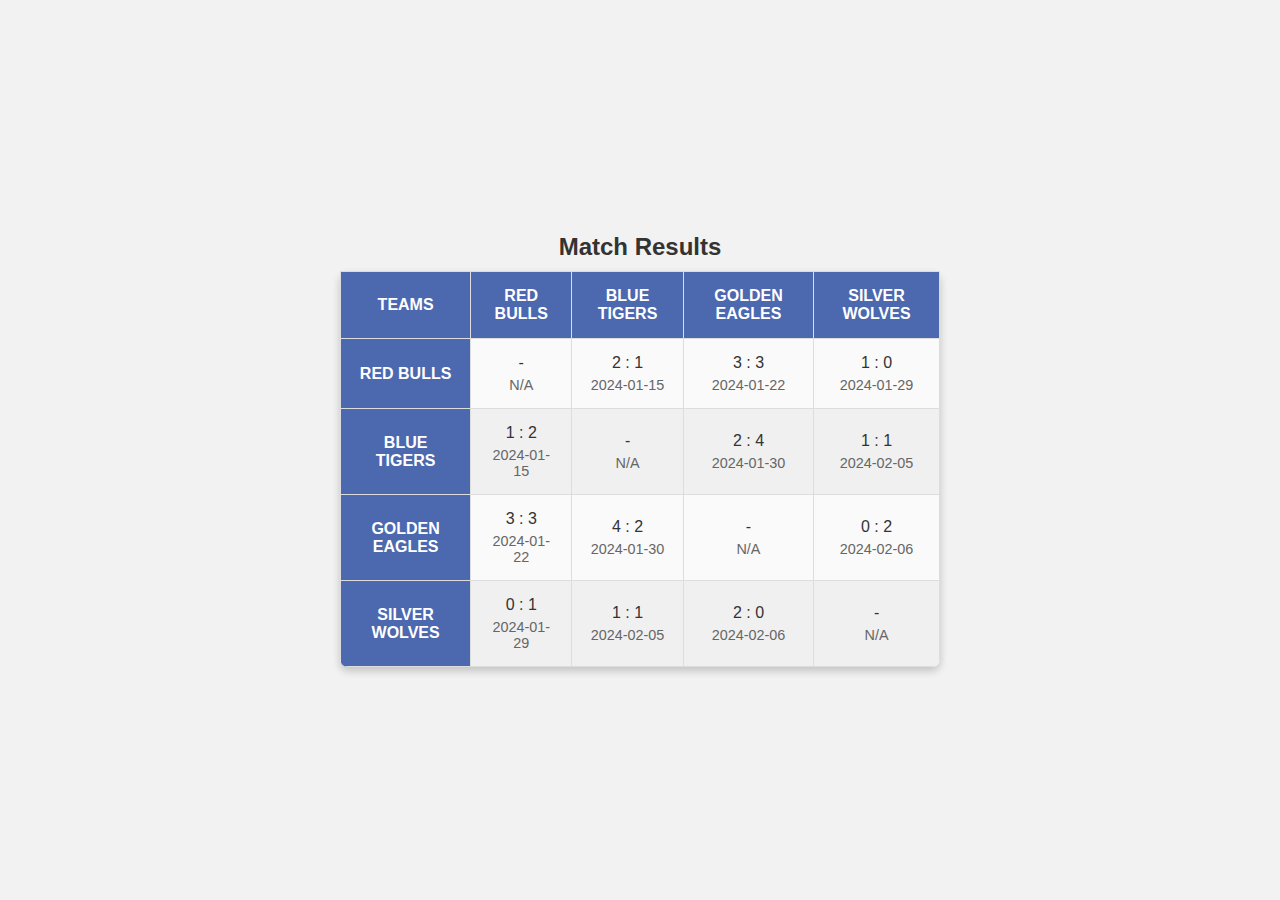
<file: tabulka.html>
<!DOCTYPE html>
<html lang="en">
<head>
    <meta charset="UTF-8">
    <meta name="viewport" content="width=device-width, initial-scale=1.0">
    <title>Match Results Grid</title>
    <link rel="stylesheet" href="tabulka.css">
</head>
<body>

    <table>
        <caption>Match Results</caption>
        <thead>
            <tr>
                <th>Teams</th>
                <th>Red Bulls</th>
                <th>Blue Tigers</th>
                <th>Golden Eagles</th>
                <th>Silver Wolves</th>
            </tr>
        </thead>
        <tbody>
            <tr>
                <th>Red Bulls</th>
                <td>
                    <div> - </div>
                    <div class="date">N/A</div>
                </td>
                <td>
                    <div>2 : 1</div>
                    <div class="date">2024-01-15</div>
                </td>
                <td>
                    <div>3 : 3</div>
                    <div class="date">2024-01-22</div>
                </td>
                <td>
                    <div>1 : 0</div>
                    <div class="date">2024-01-29</div>
                </td>
            </tr>
            <tr>
                <th>Blue Tigers</th>
                <td>
                    <div>1 : 2</div>
                    <div class="date">2024-01-15</div>
                </td>
                <td>
                    <div> - </div>
                    <div class="date">N/A</div>
                </td>
                <td>
                    <div>2 : 4</div>
                    <div class="date">2024-01-30</div>
                </td>
                <td>
                    <div>1 : 1</div>
                    <div class="date">2024-02-05</div>
                </td>
            </tr>
            <tr>
                <th>Golden Eagles</th>
                <td>
                    <div>3 : 3</div>
                    <div class="date">2024-01-22</div>
                </td>
                <td>
                    <div>4 : 2</div>
                    <div class="date">2024-01-30</div>
                </td>
                <td>
                    <div> - </div>
                    <div class="date">N/A</div>
                </td>
                <td>
                    <div>0 : 2</div>
                    <div class="date">2024-02-06</div>
                </td>
            </tr>
            <tr>
                <th>Silver Wolves</th>
                <td>
                    <div>0 : 1</div>
                    <div class="date">2024-01-29</div>
                </td>
                <td>
                    <div>1 : 1</div>
                    <div class="date">2024-02-05</div>
                </td>
                <td>
                    <div>2 : 0</div>
                    <div class="date">2024-02-06</div>
                </td>
                <td>
                    <div> - </div>
                    <div class="date">N/A</div>
                </td>
            </tr>
        </tbody>
    </table>

</body>
</html>
</file>
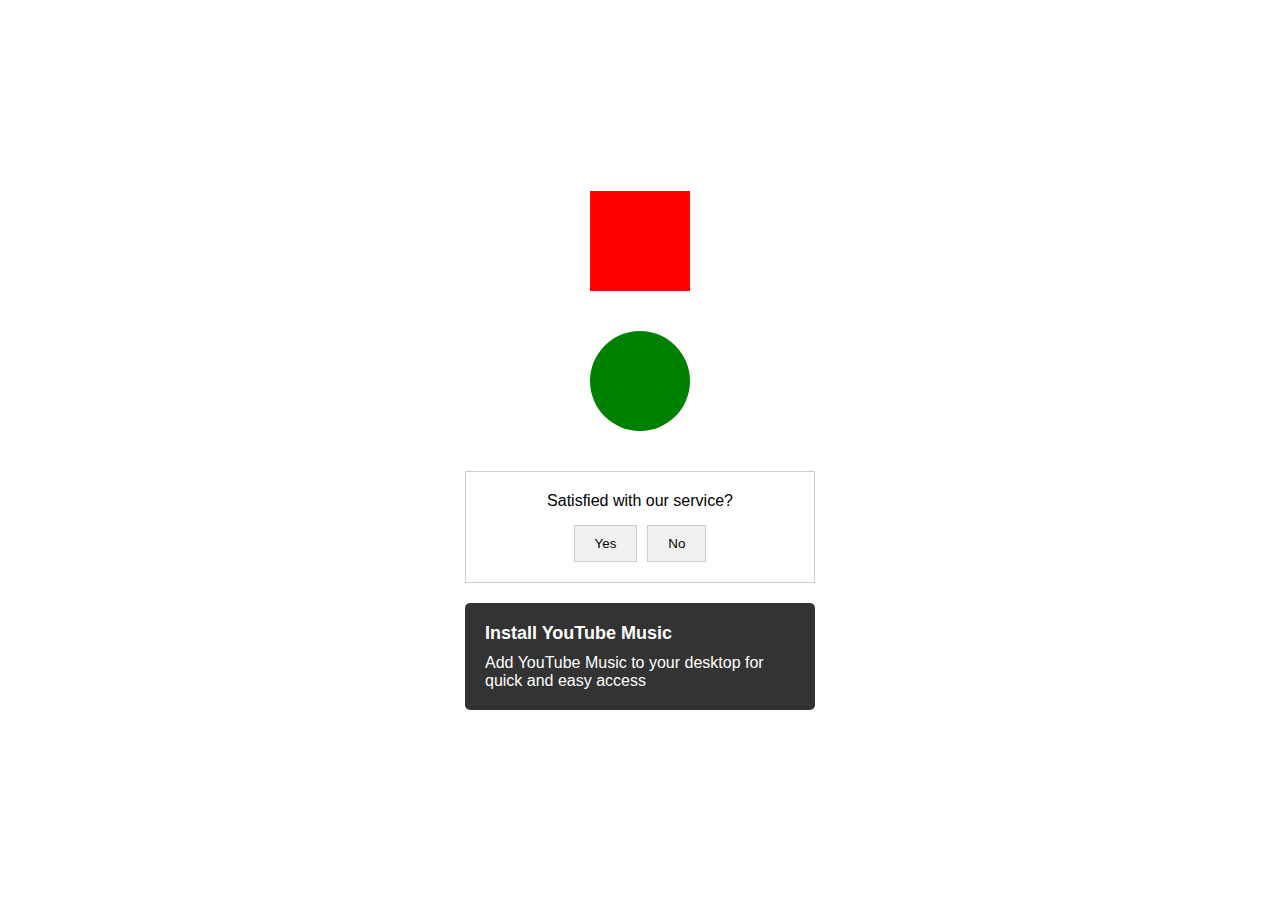
<file: docs/cv.html>
<!DOCTYPE html>
<html lang="sk">
<head>
    <meta charset="UTF-8">
    <meta name="viewport" content="width=device-width, initial-scale=1.0">
    <title>Úloha - Vytvorenie DIV</title>
    <link rel="stylesheet" href="cv.css">
</head>
<body>
    
    <div class="red-square"></div>

   
    <div class="green-circle"></div>

   
    <div class="task-9c">
        <p>Satisfied with our service?</p>
        <div class="buttons">
            <button>Yes</button>
            <button>No</button>
        </div>
    </div>

    
    <div class="task-9d">
        <p class="title">Install YouTube Music</p>
        <p>Add YouTube Music to your desktop for quick and easy access</p>
    </div>
</body>
</html>
</file>
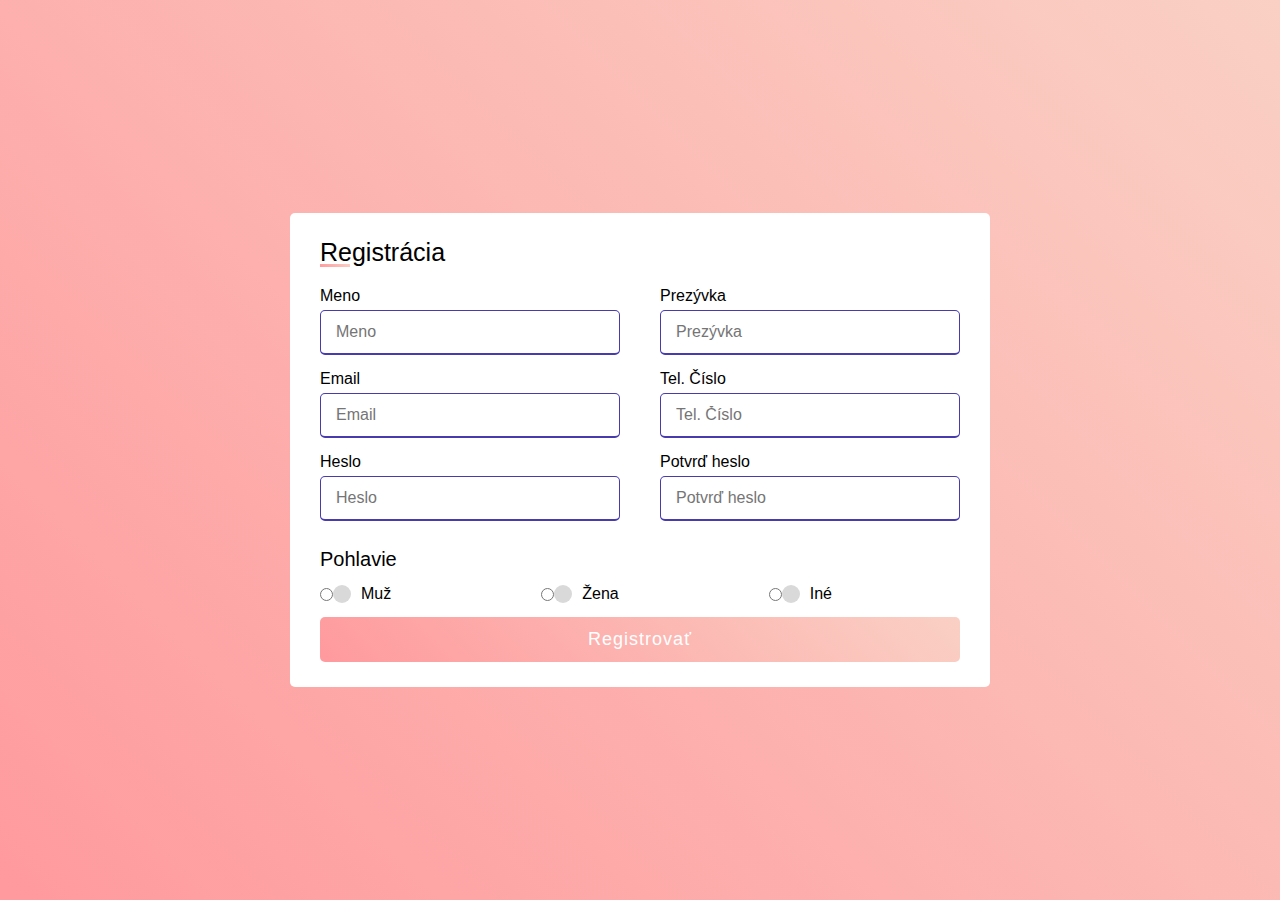
<file: docs/cv2.html>
<!DOCTYPE html>
<html lang="sk">
<head>
    <meta charset="UTF-8">
    <meta name="viewport" content="width=device-width, initial-scale=1.0">
    <title>Registration Form</title>
    <link rel="stylesheet" href="cv2.css">
</head>
<body>
    <div class="container">
        <div class="title">
            <h2>Registrácia</h2>
        </div>
        <div class="content">
          
            <form class="form-registration">
                
                <div class="user-details">
                    <div class="input-box">
                        <span class="details">Meno</span>
                        <input type="text" placeholder="Meno" id="name">
                    </div>
                    <div class="input-box">
                        <span class="details">Prezývka</span>
                        <input type="text" placeholder="Prezývka" id="nickname">
                    </div>
                    <div class="input-box">
                        <span class="details">Email</span>
                        <input type="email" placeholder="Email" id="email">
                    </div>
                    <div class="input-box">
                        <span class="details">Tel. Číslo</span>
                        <input type="text" placeholder="Tel. Číslo" id="phone">
                    </div>
                    <div class="input-box">
                        <span class="details">Heslo</span>
                        <input type="password" placeholder="Heslo" id="password">
                    </div>
                    <div class="input-box">
                        <span class="details">Potvrď heslo</span>
                        <input type="password" placeholder="Potvrď heslo" id="confirmPassword">
                    </div>
                </div>

                
                <div class="gender-details">
                    <span class="gender-title">Pohlavie</span>
                    <div class="category">
                        <label for="dot-1">
                            <input type="radio" name="gender" id="dot-1">
                            <span class="dot one"></span>
                            <span class="gender">Muž</span>
                        </label>
                        <label for="dot-2">
                            <input type="radio" name="gender" id="dot-2">
                            <span class="dot two"></span>
                            <span class="gender">Žena</span>
                        </label>
                        <label for="dot-3">
                            <input type="radio" name="gender" id="dot-3">
                            <span class="dot three"></span>
                            <span class="gender">Iné</span>
                        </label>
                    </div>
                </div>

                
                <div class="button">
                    <input type="reset" value="Registrovať">
                </div>
            </form>
        </div>
    </div>
</body>
</html>
</file>
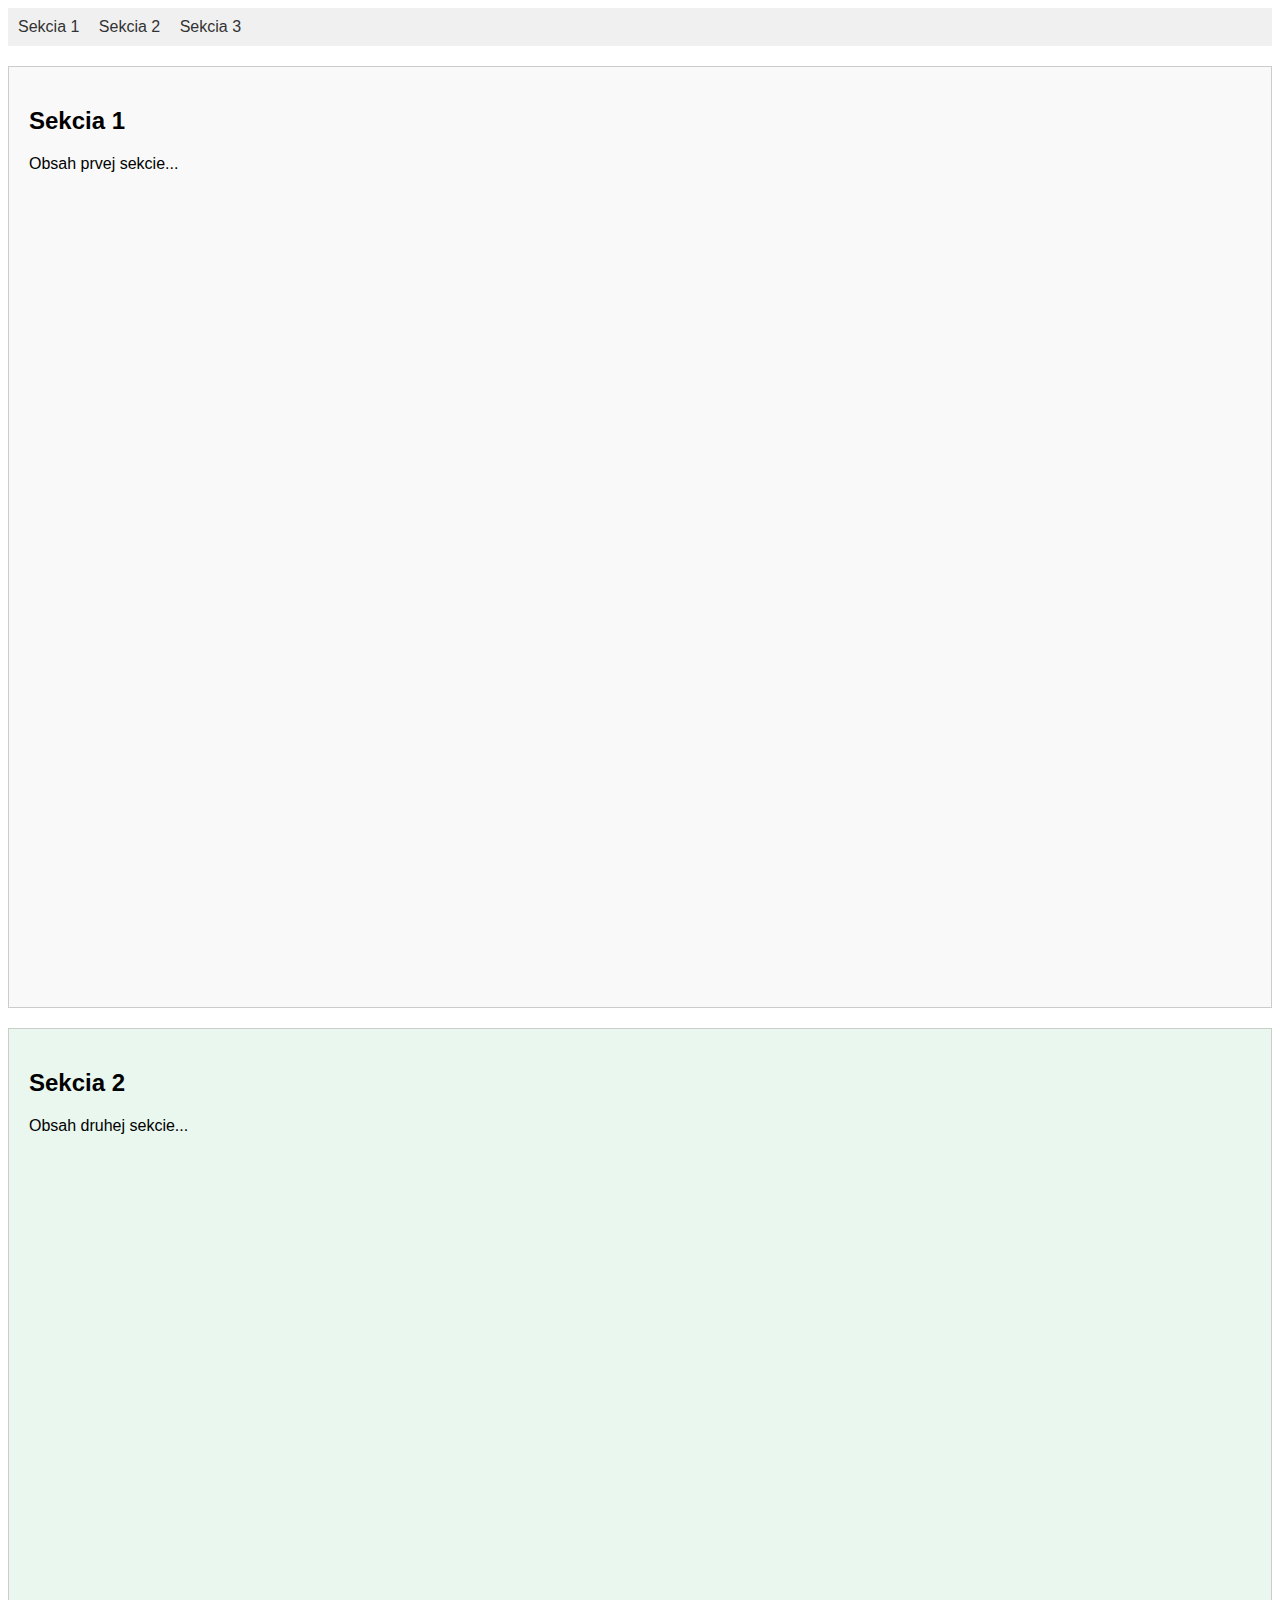
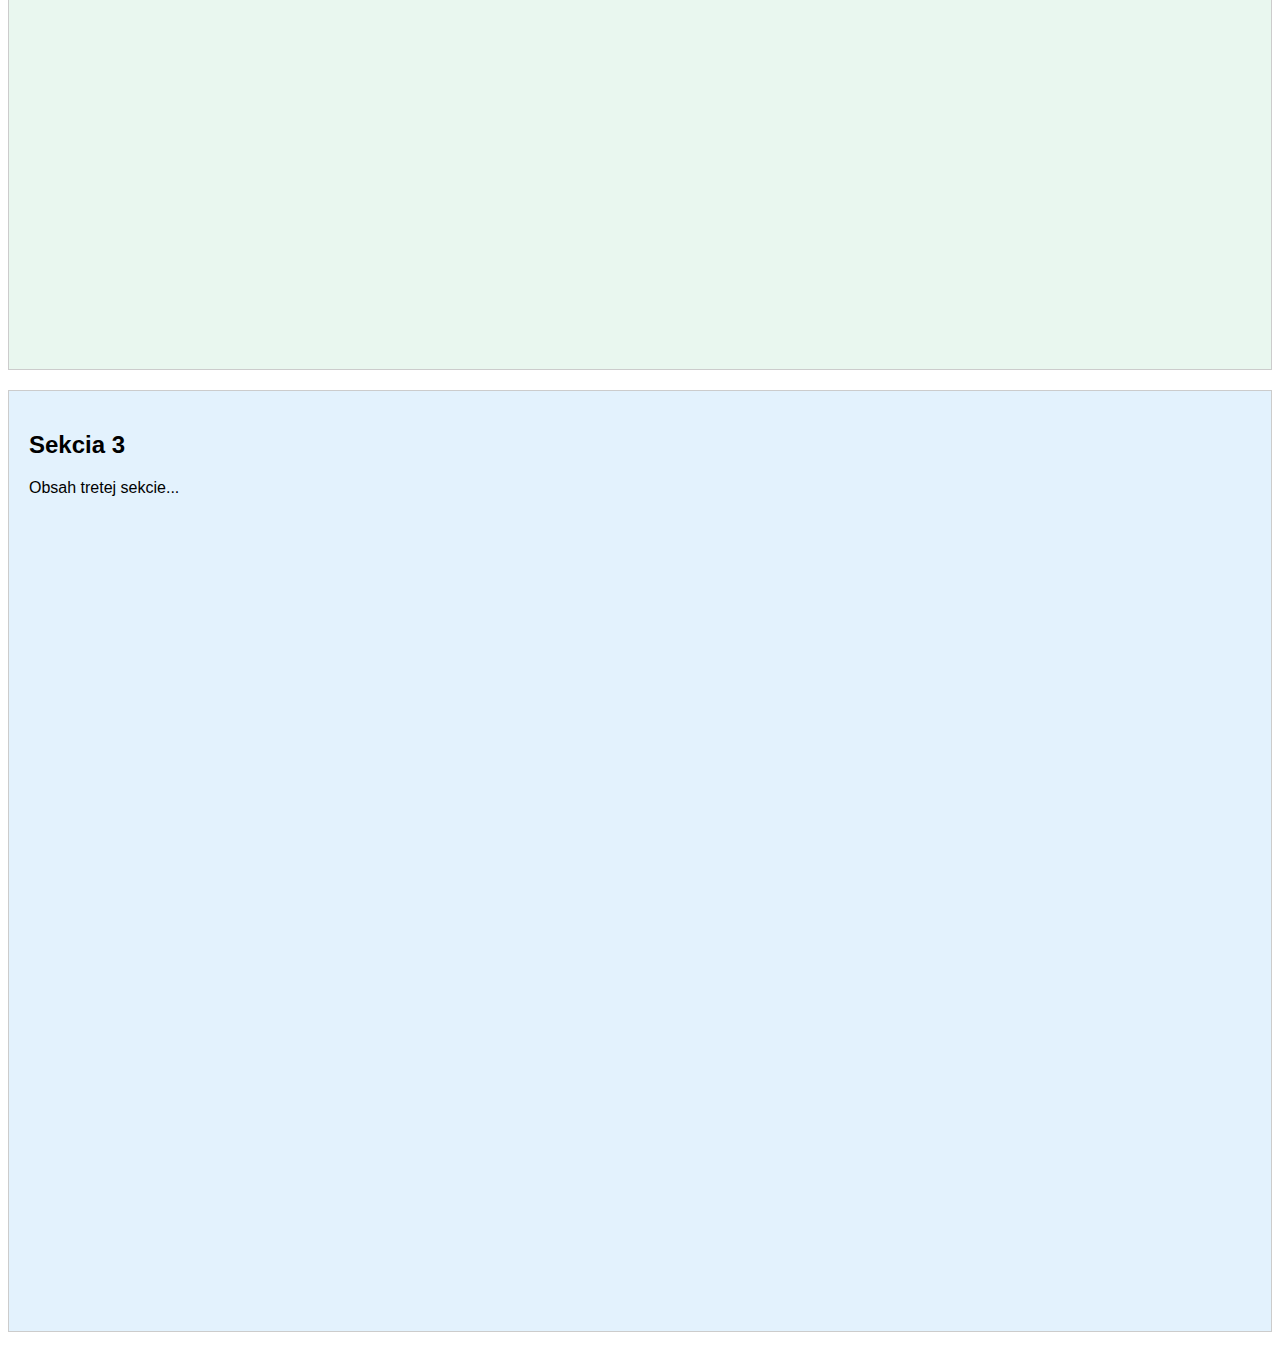
<file: docs/exercises.html>
<!DOCTYPE html>
<html lang="en">
<head>
    <meta charset="UTF-8">
    <meta name="viewport" content="width=device-width, initial-scale=1.0">
    <title>HTML Navigation Example</title>
    <link rel="stylesheet" href="okej.css">
    <style>
    
    </style>
</head>
<body>
    <nav>
        <a href="#section1">Sekcia 1</a>
        <a href="#section2">Sekcia 2</a>
        <a href="#section3">Sekcia 3</a>
    </nav>

    <section id="section1">
        <h2>Sekcia 1</h2>
        <p>Obsah prvej sekcie...</p>
    </section>

    <section id="section2">
        <h2>Sekcia 2</h2>
        <p>Obsah druhej sekcie...</p>
    </section>

    <section id="section3">
        <h2>Sekcia 3</h2>
        <p>Obsah tretej sekcie...</p>
    </section>
</body>
</file>
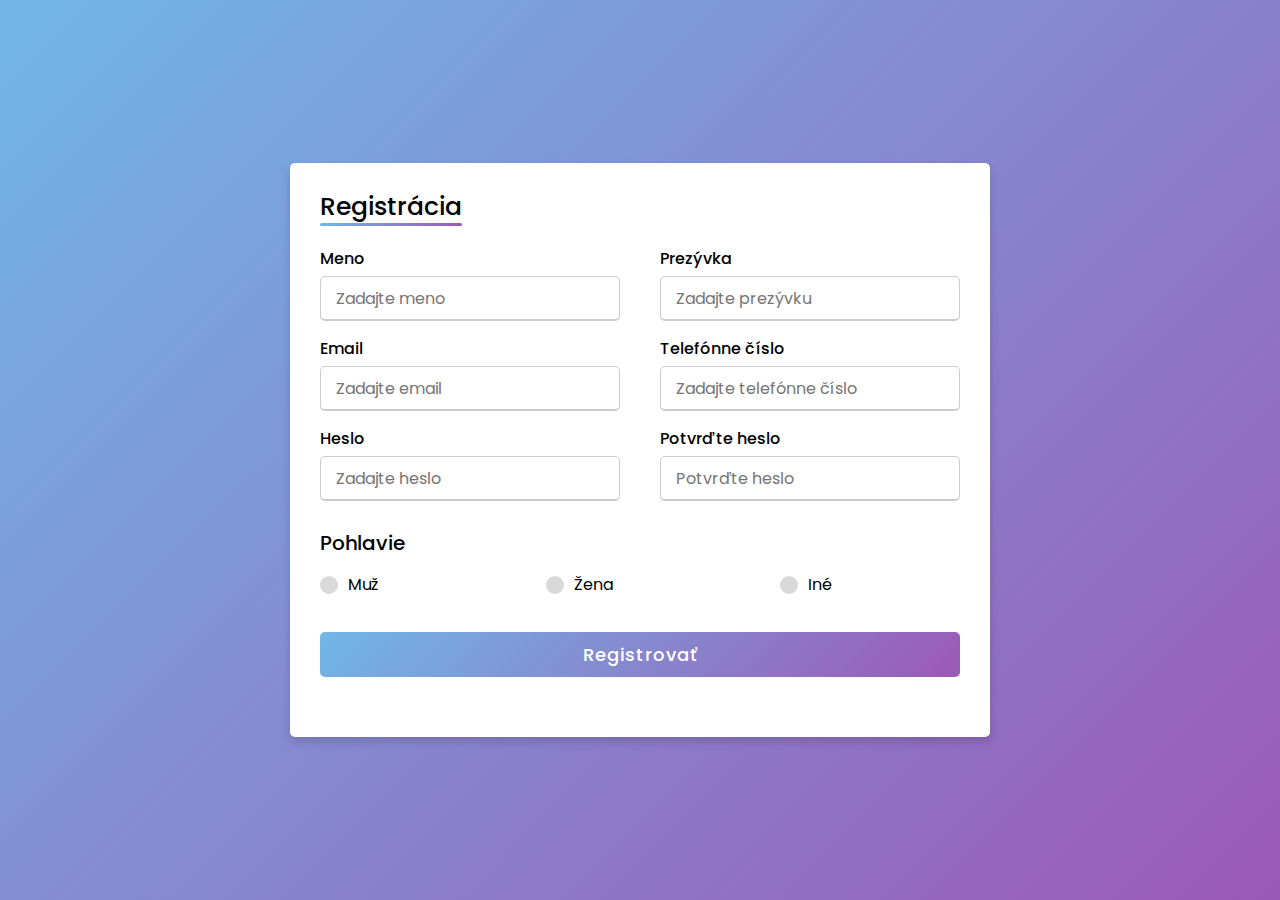
<file: docs/form.html>
<!DOCTYPE html>
<html lang="en" dir="ltr">
<head>
  <meta charset="UTF-8">
  <meta name="viewport" content="width=device-width, initial-scale=1.0">
  <title>Responsive Registration Form</title>
  <link rel="stylesheet" href="style4.css">
</head>
<body>
  <div class="container">
    <!-- Title section -->
    <div class="title">Registrácia</div>
    <div class="content">
      <!-- Registration form -->
      <form class="form-registration" action="#">
        <div class="user-details">
          <!-- Input for Full Name -->
          <div class="input-box">
            <span class="details">Meno</span>
            <input type="text" placeholder="Zadajte meno" required>
          </div>
          <!-- Input for Username -->
          <div class="input-box">
            <span class="details">Prezývka</span>
            <input type="text" placeholder="Zadajte prezývku" required>
          </div>
          <!-- Input for Email -->
          <div class="input-box">
            <span class="details">Email</span>
            <input type="text" placeholder="Zadajte email" required>
          </div>
          <!-- Input for Phone number-->
          <div class="input-box">
            <span class="details">Telefónne číslo</span>
            <input type="text" placeholder="Zadajte telefónne číslo" required>
          </div>
          <!-- Input for Password -->
          <div class="input-box">
            <span class="details">Heslo</span>
            <input type="password" placeholder="Zadajte heslo" required>
          </div>
          <!-- Input for Confirm Password -->
          <div class="input-box">
            <span class="details">Potvrďte heslo</span>
            <input type="password" placeholder="Potvrďte heslo" required>
          </div>
        </div>
        <div class="gender-details">
          <!-- Radio buttons for gender selection -->
          <input type="radio" name="gender" id="dot-1">
          <input type="radio" name="gender" id="dot-2">
          <input type="radio" name="gender" id="dot-3">
          <span class="gender-title">Pohlavie</span>
          <div class="category">
            <!-- Label for Male -->
            <label for="dot-1">
              <span class="dot one"></span>
              <span class="gender">Muž</span>
            </label>
            <!-- Label for Female -->
            <label for="dot-2">
              <span class="dot two"></span>
              <span class="gender">Žena</span>
            </label>
            <!-- Label for Other -->
            <label for="dot-3">
              <span class="dot three"></span>
              <span class="gender">Iné</span>
            </label>
          </div>
        </div>
        <!-- Submit button -->
        <div class="button">
          <input type="submit" value="Registrovať">
        </div>
      </form>
    </div>
  </div>
</body>
</html>
</file>
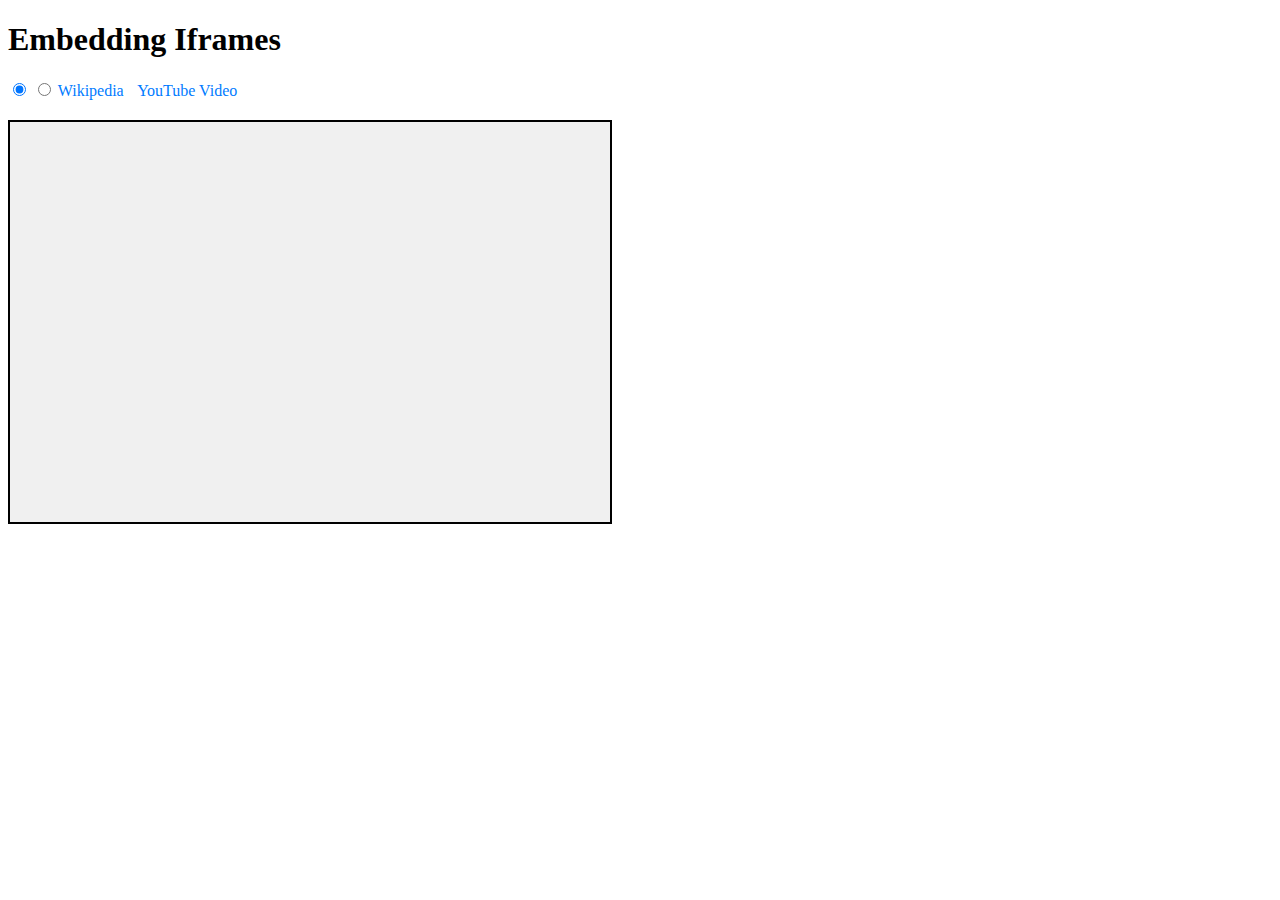
<file: docs/indexik.html>
<!DOCTYPE html>
<html lang="en">
<head>
    <meta charset="UTF-8">
    <meta name="viewport" content="width=device-width, initial-scale=1.0">
    <title>Iframe Example</title>
    <link rel="stylesheet" href="indexik.css">
</head>
<body>

<h1>Embedding Iframes</h1>


<input type="radio" name="iframe" id="wiki" checked>
<input type="radio" name="iframe" id="youtube">


<label for="wiki">Wikipedia</label>
<label for="youtube">YouTube Video</label>


<div class="iframe-container">
    <iframe id="iframe-wiki" src="https://www.wikipedia.org" title="Wikipedia"></iframe>
    <iframe id="iframe-youtube" src="https://www.youtube.com/embed/U3GnRVGLM7E" title="YouTube Video"></iframe>
</div>

</body>
</html>
</file>
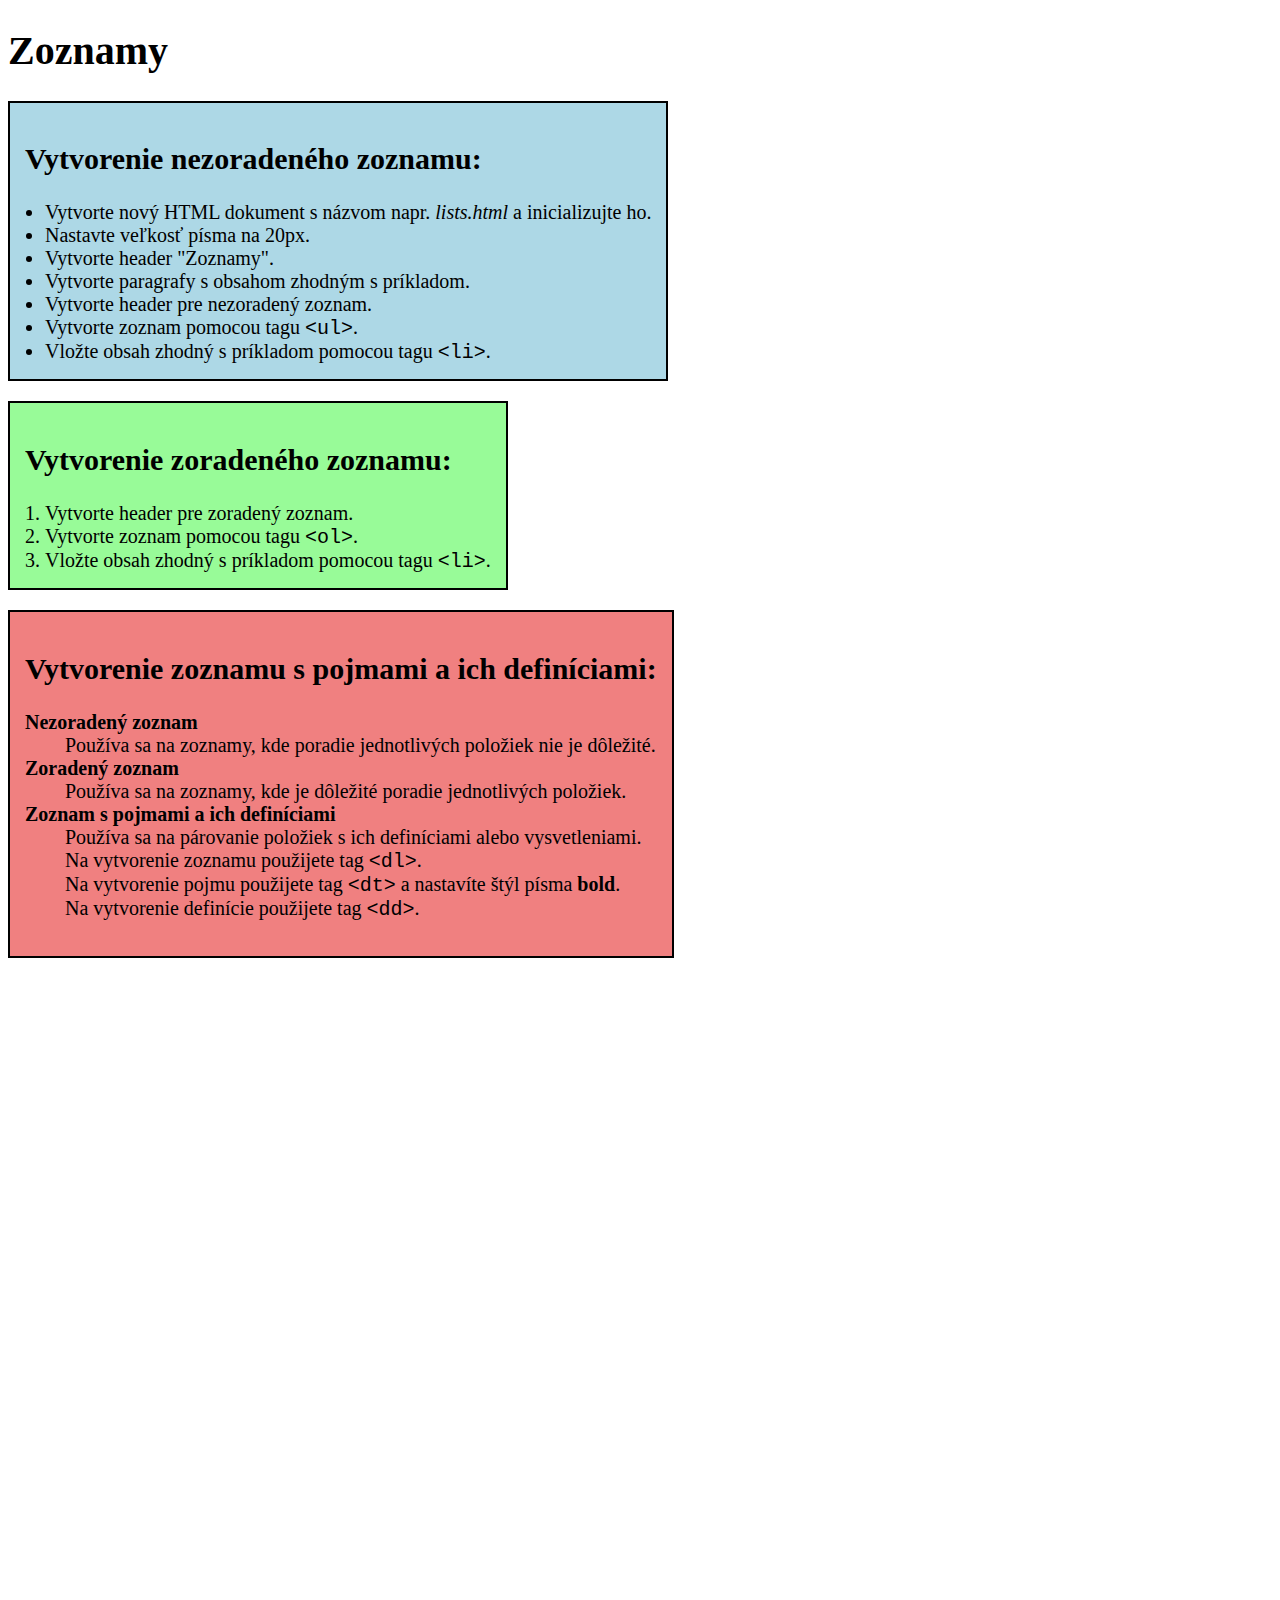
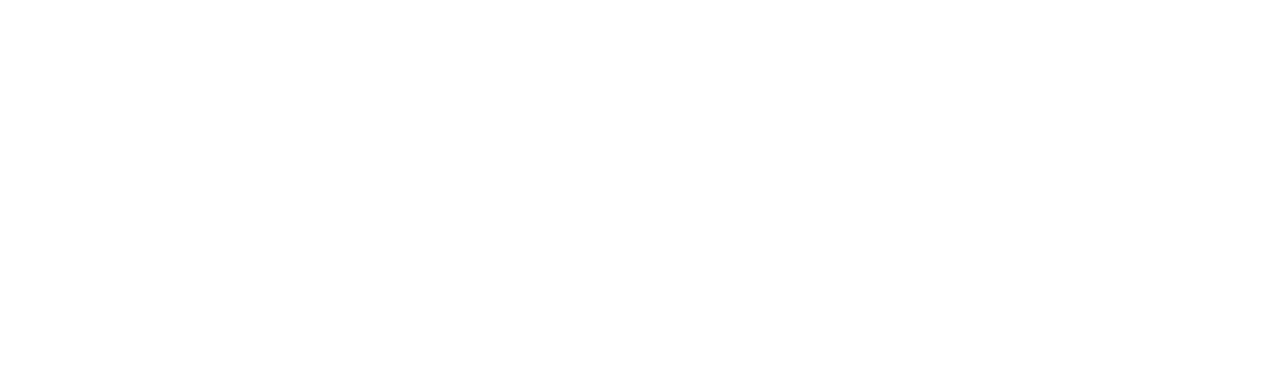
<file: docs/lists.html>
<!DOCTYPE html>
<html lang="sk">
<head>
    <meta charset="UTF-8">
    <meta name="viewport" content="width=device-width, initial-scale=1.0">
    <title>Zoznamy</title>
    <link rel="stylesheet" href="list.css">
    
  
</head>
<body>

    <h1>Zoznamy</h1>

    <div class="blue-box">
        <h2>Vytvorenie nezoradeného zoznamu:</h2>
        <ul>
            <li>Vytvorte nový HTML dokument s názvom napr. <i>lists.html</i> a inicializujte ho.</li>
            <li>Nastavte veľkosť písma na 20px.</li>
            <li>Vytvorte header "Zoznamy".</li>
            <li>Vytvorte paragrafy s obsahom zhodným s príkladom.</li>
            <li>Vytvorte header pre nezoradený zoznam.</li>
            <li>Vytvorte zoznam pomocou tagu <code>&lt;ul&gt;</code>.</li>
            <li>Vložte obsah zhodný s príkladom pomocou tagu <code>&lt;li&gt;</code>.</li>
        </ul>
    </div>

    <div class="green-box">
        <h2>Vytvorenie zoradeného zoznamu:</h2>
        <ol>
            <li>Vytvorte header pre zoradený zoznam.</li>
            <li>Vytvorte zoznam pomocou tagu <code>&lt;ol&gt;</code>.</li>
            <li>Vložte obsah zhodný s príkladom pomocou tagu <code>&lt;li&gt;</code>.</li>
        </ol>
    </div>

    <div class="red-box">
        <h2>Vytvorenie zoznamu s pojmami a ich definíciami:</h2>
        <dl>
            <dt>Nezoradený zoznam</dt>
            <dd>Používa sa na zoznamy, kde poradie jednotlivých položiek nie je dôležité.</dd>

            <dt>Zoradený zoznam</dt>
            <dd>Používa sa na zoznamy, kde je dôležité poradie jednotlivých položiek.</dd>

            <dt>Zoznam s pojmami a ich definíciami</dt>
            <dd>Používa sa na párovanie položiek s ich definíciami alebo vysvetleniami.</dd>
            <dd>Na vytvorenie zoznamu použijete tag <code>&lt;dl&gt;</code>.</dd>
            <dd>Na vytvorenie pojmu použijete tag <code>&lt;dt&gt;</code> a nastavíte štýl písma <strong>bold</strong>.</dd>
            <dd>Na vytvorenie definície použijete tag <code>&lt;dd&gt;</code>.</dd>
        </dl>
    </div>

    <div class="scroll-container"></div>

    <a href="javascript:void(0)" id="backToTopBtn">Back to Top</a>

    <script>
        

window.onscroll = function() {
    var backToTopBtn = document.getElementById('backToTopBtn');
    if (window.scrollY > 100) {
        backToTopBtn.style.display = "block";
    } else {
        backToTopBtn.style.display = "none";
    }
};

document.getElementById('backToTopBtn').onclick = function() {
    window.scrollTo({
        top: 0,
        behavior: "smooth" 
    });
};

    </script>

</body>
</html>
</file>
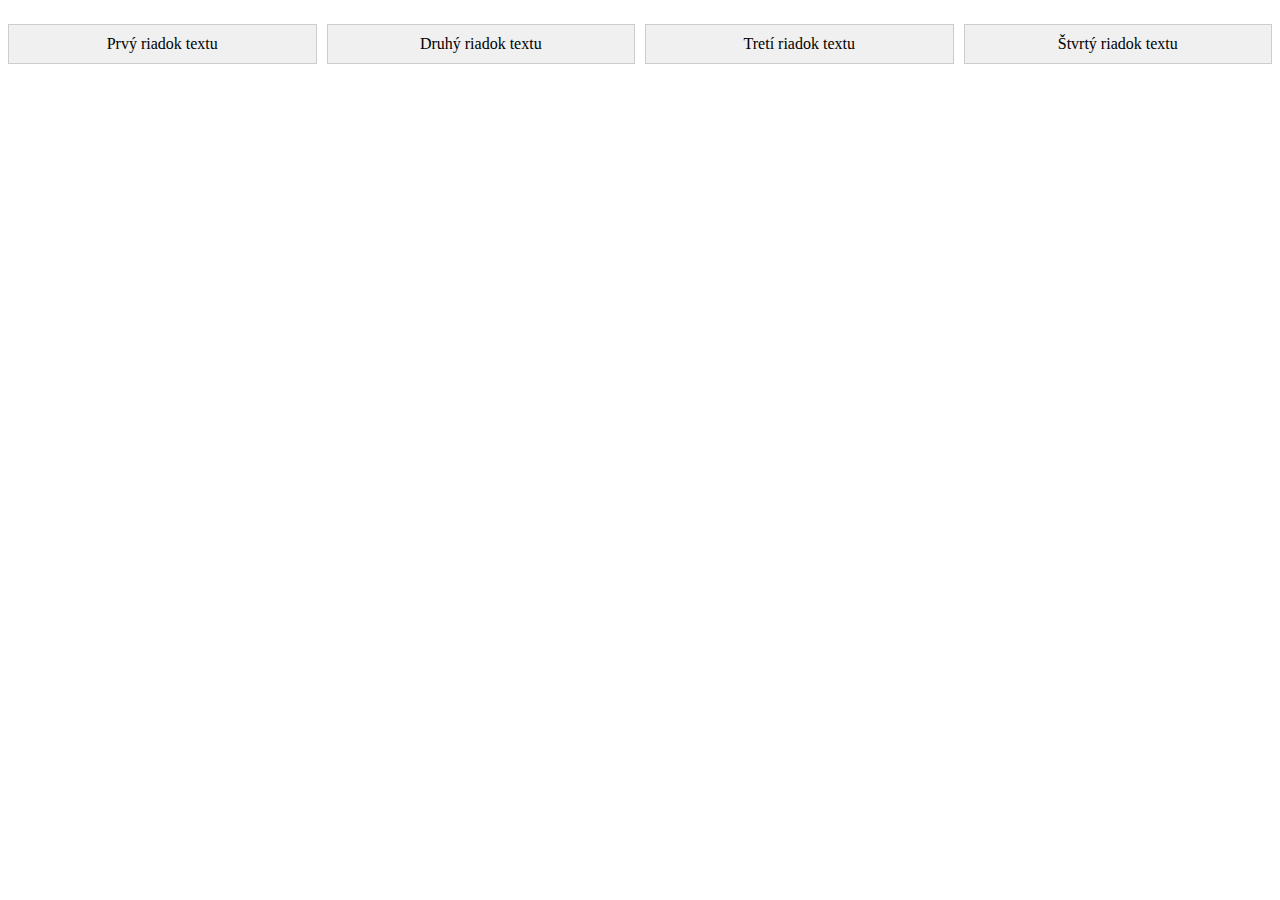
<file: docs/media.html>
<!DOCTYPE html>
<html lang="en">
<head>
    <meta charset="UTF-8">
    <meta name="viewport" content="width=device-width, initial-scale=1.0">
    <link rel="stylesheet" href="media.css">
    <title>Media Query Example</title>
</head>
<body>
    <div class="container">
        <p>Prvý riadok textu</p>
        <p>Druhý riadok textu</p>
        <p>Tretí riadok textu</p>
        <p>Štvrtý riadok textu</p>
    </div>
</body>
</html>
</file>
<file: tabulka.css>
body {
    font-family: 'Segoe UI', Tahoma, Geneva, Verdana, sans-serif;
    background-color: #f2f2f2;
    display: flex;
    justify-content: center;
    align-items: center;
    height: 100vh;
    margin: 0;
}

table {
    width: 600px;
    border-collapse: collapse;
    background-color: white;
    box-shadow: 0 4px 8px rgba(0, 0, 0, 0.2);
    border-radius: 8px;
    overflow: hidden;
}

th, td {
    padding: 15px;
    text-align: center;
    border: 1px solid #ddd;
}

th {
    background-color: #4c68af;
    color: white;
    font-weight: bold;
    text-transform: uppercase;
}

td {
    background-color: #fafafa;
    color: #333;
}

tr:nth-child(even) td {
    background-color: #f0f0f0;
}

td:hover {
    background-color: #e0f7fa;
    cursor: pointer;
    transition: background-color 0.3s ease;
}

caption {
    caption-side: top;
    font-size: 1.5rem;
    margin-bottom: 10px;
    color: #333;
    font-weight: bold;
}

.date {
    font-size: 0.9rem;
    color: #666;
    margin-top: 5px;  
}
</file>
<file: docs/cv.css>
* {
    margin: 0;
    padding: 0;
    box-sizing: border-box;
}

body {
    display: flex;
    flex-direction: column;
    justify-content: center;
    align-items: center;
    gap: 20px;
    height: 100vh;
    background-color: white;
    color: white;
    font-family: Arial, sans-serif;
}

.red-square {
    width: 100px;
    height: 100px;
    background-color: red;
    margin-bottom: 20px;
}

.green-circle {
    width: 100px;
    height: 100px;
    background-color: green;
    border-radius: 50%;
    margin-bottom: 20px;
}

.task-9c {
    width: 350px;
    padding: 20px;
    background-color: white;
    color: black;
    border: 1px solid #ccc;
    text-align: center;
}

.task-9c p {
    margin-bottom: 15px;
}

.task-9c .buttons {
    display: flex;
    justify-content: center;
    gap: 10px;
}

.task-9c button {
    padding: 10px 20px;
    border: 1px solid #ccc;
    background-color: #f0f0f0;
    cursor: pointer;
}

.task-9c button:hover {
    background-color: #e0e0e0;
}

.task-9d {
    width: 350px;
    padding: 20px;
    background-color: #333;
    color: white;
    text-align: left;
    border-radius: 5px;
}

.task-9d .title {
    font-size: 18px;
    font-weight: bold;
    margin-bottom: 10px;
}
</file>
<file: docs/cv2.css>
* {
    margin: 0;
    padding: 0;
    box-sizing: border-box;
    font-family: 'Poppins', sans-serif;
    }
    body {
    background: linear-gradient(45deg, #ff9a9e, #fad0c4);
    display: flex;
    height: 100vh;
    align-items: center;
    justify-content: center;
    gap: 10px;
    }
    .container {
    max-width: 700px;
    width: 100%;
    background-color: #fff;
    padding: 25px 30px;
    border-radius: 5px;
    }
    .title h2 {
    font-size: 25px;
    font-weight: 500;
    position: relative;
    }
    .title h2::before {
    content: "";
    position: absolute;
    left: 0;
    bottom: 0;
    height: 3px;
    width: 30px;
    background: linear-gradient(45deg, #ff9a9e, #fad0c4);
    }
    .form-registration .user-details {
    display: flex;
    flex-wrap: wrap;
    justify-content: space-between;
    margin: 20px 0 12px 0;
    }
    .user-details .input-box {
    margin-bottom: 15px;
    width: calc(50% - 20px);
    }
    .input-box .details {
    display: block;
    font-weight: 500;
    margin-bottom: 5px;
    }
    .input-box input {
    height: 45px;
    width: 100%;
    outline: none;
    font-size: 16px;
    border-radius: 5px;
    padding-left: 15px;
    border: 1px solid #ccc;
    border-bottom-width: 2px;
    transition: all 0.3s ease;
    }
    .user-details .input-box input:focus,
    .user-details .input-box input:valid {
    border-color: #483bae;
    }
    .gender-details .gender-title {
    font-size: 20px;
    font-weight: 500;
    }
    .category {
    display: flex;
    width: 80%;
    margin: 14px 0;
    justify-content: space-between;
    }
    .category label {
    display: flex;
    align-items: center;
    cursor: pointer;
    }
    .category label .dot {
    height: 18px;
    width: 18px;
    border-radius: 50%;
    margin-right: 10px;
    background: #d9d9d9;
    border: 5px solid transparent;
    transition: background 0.3s ease;
    }
    #dot-1:checked ~ .category label .one,
    #dot-2:checked ~ .category label .two,
    #dot-3:checked ~ .category label .three {
    background: #483bae;
    border-color: #d9d9d9;
    }
    .button input {
    height: 45px;
    width: 100%;
    border-radius: 5px;
    border: none;
    color: #fff;
    font-size: 18px;
    font-weight: 500;
    letter-spacing: 1px;
    background: linear-gradient(45deg, #ff9a9e, #fad0c4);
    }
    .button input:hover {
    background: linear-gradient(45deg, #fad0c4, #ff9a9e);
 }
</file>
<file: docs/okej.css>
body {
    font-family: Arial, sans-serif;
    scroll-behavior: smooth; /* Hladký prechod pri skrolovaní */
}

nav {
    background-color: #f0f0f0;
    padding: 10px;
    margin-bottom: 20px;
}

nav a {
    margin-right: 15px;
    text-decoration: none;
    color: #333;
}

section {
    padding: 20px;
    border: 1px solid #ccc;
    margin-bottom: 20px;
    height: 100vh; 
}

#section1 {
    background-color: #f9f9f9;
}

#section2 {
    background-color: #e9f7ef;
}

#section3 {
    background-color: #e3f2fd;
}
</file>
<file: docs/style4.css>
@import url('https://fonts.googleapis.com/css2?family=Poppins:wght@200;300;400;500;600;700&display=swap');

* {
  margin: 0;
  padding: 0;
  box-sizing: border-box;
  font-family: 'Poppins', sans-serif;
}

body {
  height: 100vh;
  display: flex;
  justify-content: center;
  align-items: center;
  padding: 10px;
  background: linear-gradient(135deg, #71b7e6, #9b59b6);
}

.container {
  max-width: 700px;
  width: 100%;
  background-color: #fff;
  padding: 25px 30px;
  border-radius: 5px;
  box-shadow: 0 5px 10px rgba(0, 0, 0, 0.15);
}

.container .title {
  font-size: 25px;
  font-weight: 500;
  position: relative;
}

.container .title::before {
  content: "";
  position: absolute;
  left: 0;
  bottom: 0;
  height: 3px;
  width: 142px;
  border-radius: 5px;
  background: linear-gradient(135deg, #71b7e6, #9b59b6);
}

.content form .user-details {
  display: flex;
  flex-wrap: wrap;
  justify-content: space-between;
  margin: 20px 0 12px 0;
}

form .user-details .input-box {
  margin-bottom: 15px;
  width: calc(100% / 2 - 20px);
}

/* Úprava pre email, aby zaberal 100% šírky formulára */
form .user-details .input-box-email {
  width: 100%;
}

form .user-details .input-box-email input {
  width: 100%;
}

form .input-box span.details {
  display: block;
  font-weight: 500;
  margin-bottom: 5px;
}

.user-details .input-box input {
  height: 45px;
  width: 100%;
  outline: none;
  font-size: 16px;
  border-radius: 5px;
  padding-left: 15px;
  border: 1px solid #ccc;
  border-bottom-width: 2px;
  transition: all 0.3s ease;
}

.user-details .input-box input:focus,
.user-details .input-box input:valid {
  border-color: #9b59b6;
}

form .gender-details .gender-title {
  font-size: 20px;
  font-weight: 500;
}

form .category {
  display: flex;
  width: 80%;
  margin: 14px 0;
  justify-content: space-between;
}

form .category label {
  display: flex;
  align-items: center;
  cursor: pointer;
}

form .category label .dot {
  height: 18px;
  width: 18px;
  border-radius: 50%;
  margin-right: 10px;
  background: #d9d9d9;
  border: 5px solid transparent;
  transition: all 0.3s ease;
}

#dot-1:checked~.category label .one,
#dot-2:checked~.category label .two,
#dot-3:checked~.category label .three {
  background: #9b59b6;
  border-color: #d9d9d9;
}

form input[type="radio"] {
  display: none;
}

form .button {
  height: 45px;
  margin: 35px 0;
}

form .button input {
  height: 100%;
  width: 100%;
  border-radius: 5px;
  border: none;
  color: #fff;
  font-size: 18px;
  font-weight: 500;
  letter-spacing: 1px;
  cursor: pointer;
  transition: all 0.3s ease;
  background: linear-gradient(135deg, #71b7e6, #9b59b6);
}

form .button input:hover {
  background: linear-gradient(-135deg, #71b7e6, #9b59b6);
}


@media (max-width: 580px) {
  .container {
    width: 100%;
  }

  .user-details .input-box,
  .user-details .input-box-email,
  .category {
    width: 100%;
    margin-bottom: 15px;
  }

  .content,
  .user-details {
    height: 300%;
    overflow-y: scroll;
  }
}


@media (max-width: 450px) {
  .user-details {
    flex-direction: column;
  }
}
</file>
<file: docs/indexik.css>
.iframe-container {
    margin: 20px 0;
}

iframe {
    border: 2px solid #000;
    background-color: #f0f0f0;
    width: 600px;
    height: 400px;
    display: block;
    margin-bottom: 20px;
    display: none;
}


#wiki:checked ~ .iframe-container #iframe-wiki,
#youtube:checked ~ .iframe-container #iframe-youtube {
    display: block;
}

label {
    margin-right: 10px;
    text-decoration: none;
    color: #007BFF;
    cursor: pointer;
}

label:hover {
    text-decoration: underline;
}
</file>
<file: docs/list.css>
body {
    font-size: 20px;
}
.blue-box, .green-box, .red-box {
    border: 2px solid black;
    padding: 15px;
    margin-bottom: 20px;
    width: fit-content;
}
.blue-box {
    background-color: #ADD8E6; 
}
.green-box {
    background-color: #98FB98; 
}
.red-box {
    background-color: #F08080; 
}
ul, ol {
    margin: 0;
    padding-left: 20px; 
}
dt {
    font-weight: bold; 
}

#backToTopBtn {
    position: fixed;
    bottom: 20px;
    right: 20px;
    background-color: #007BFF;
    color: white;
    padding: 10px 20px;
    text-decoration: none;
    border-radius: 5px;
    font-size: 16px;
    display: none;
}

#backToTopBtn:hover {
    background-color: #0056b3;
}

.scroll-container {
    height: 1000px;
}

.task-container {
    margin-bottom: 200px;
}
</file>
<file: docs/media.css>
.container {
    display: grid;
    gap: 10px;
   
}

@media (min-width: 300px) {
    .container {
        grid-template-columns: repeat(1, 1fr); 
    }
}

@media (min-width: 600px) {
    .container {
        grid-template-columns: repeat(2, 1fr); 
    }
}


@media (min-width: 1200px) {
    .container {
        grid-template-columns: repeat(4, 1fr); 
    }
}

.container p {
    background-color: #f0f0f0;
    border: 1px solid #ccc;
    padding: 10px;
    text-align: center;
}
</file>
